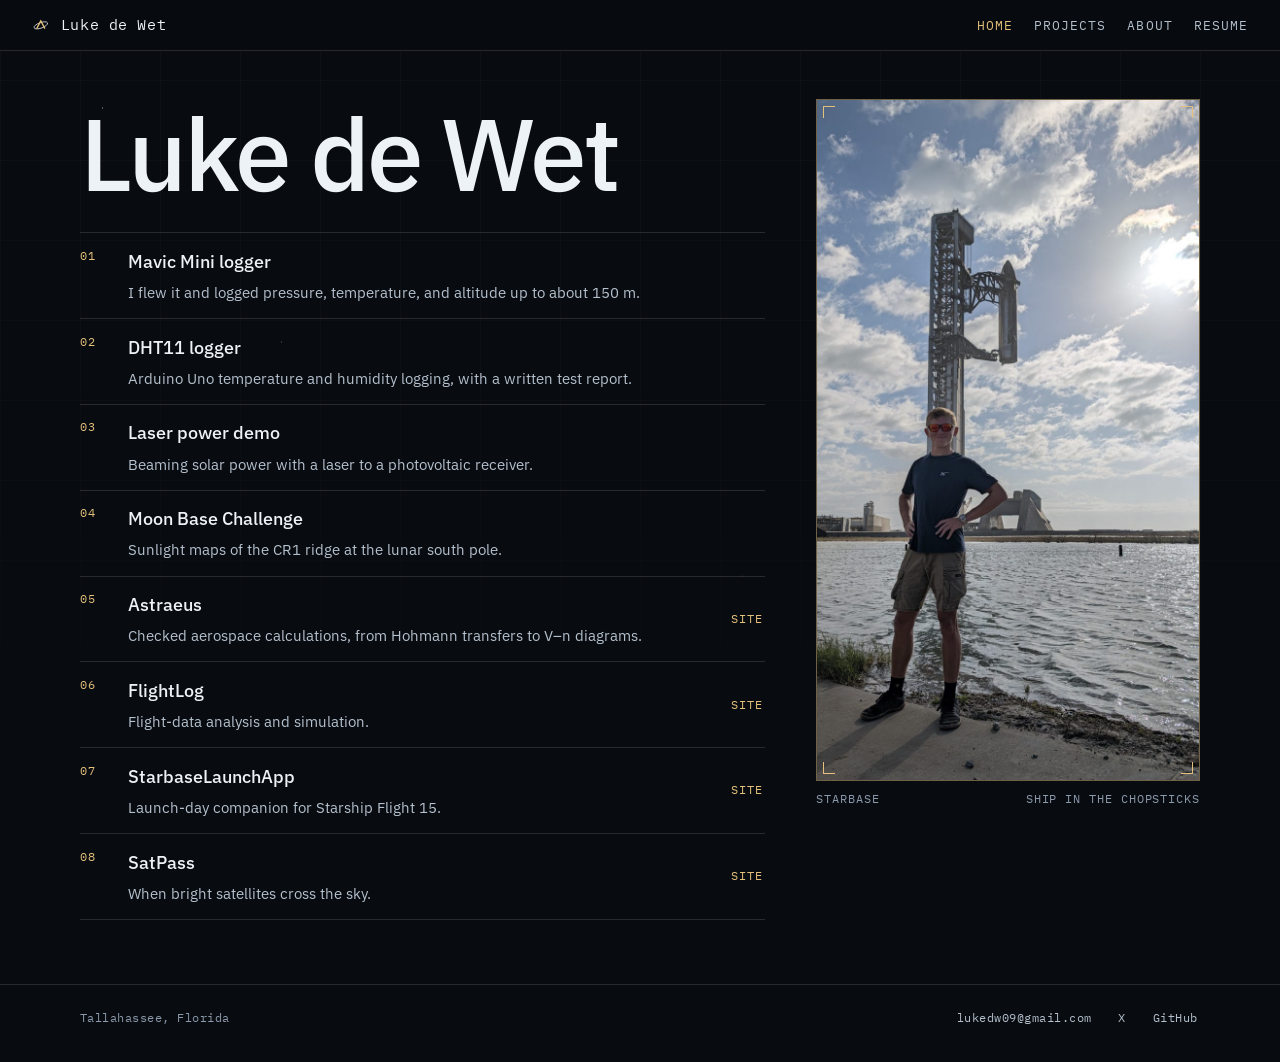
<file: index.html>
<!DOCTYPE html>
<html lang="en">
<head>
  <meta charset="utf-8">
  <meta name="viewport" content="width=device-width, initial-scale=1">
  <title>Luke de Wet</title>
  <meta name="description" content="I'm Luke de Wet. My projects are a drone flight logger, a temperature and humidity experiment, a laser power-beaming demo, the Moon Base Challenge, aerospace calculations, flight data, Starbase, and satellite passes.">
  <link rel="canonical" href="https://lukedw09.com/">
  <meta property="og:site_name" content="Luke de Wet">
  <meta property="og:type" content="website">
  <meta property="og:title" content="Luke de Wet">
  <meta property="og:description" content="I'm Luke de Wet. My projects are a drone flight logger, a temperature and humidity experiment, a laser power-beaming demo, the Moon Base Challenge, aerospace calculations, flight data, Starbase, and satellite passes.">
  <meta property="og:url" content="https://lukedw09.com/">
  <meta property="og:image" content="https://lukedw09.com/assets/hero-starbase.jpg">
  <meta property="og:image:alt" content="Luke standing at Starbase in front of the launch tower, with Ship held in the chopsticks.">
  <meta property="og:image:type" content="image/jpeg">
  <meta property="og:image:width" content="788">
  <meta property="og:image:height" content="1400">
  <meta name="twitter:card" content="summary_large_image">
  <meta name="twitter:title" content="Luke de Wet">
  <meta name="twitter:description" content="I'm Luke de Wet. My projects are a drone flight logger, a temperature and humidity experiment, a laser power-beaming demo, the Moon Base Challenge, aerospace calculations, flight data, Starbase, and satellite passes.">
  <meta name="twitter:image" content="https://lukedw09.com/assets/hero-starbase.jpg">
  <meta name="twitter:image:alt" content="Luke standing at Starbase in front of the launch tower, with Ship held in the chopsticks.">
  <link rel="icon" href="/favicon.svg" type="image/svg+xml">
  <link rel="stylesheet" href="/css/site.css">
</head>
<body>
  <a class="skip" href="#content">Skip to content</a>
  <header class="site-header">
    <a class="brand" href="/"><svg class="brand-mark" viewBox="0 0 32 32" aria-hidden="true"><ellipse cx="16" cy="17" rx="13" ry="5" fill="none" stroke="#edf2f6" stroke-width="1.3" transform="rotate(-20 16 17)"/><path d="M8.5 23L16 9l7.5 14" fill="none" stroke="#e4c07a" stroke-width="2.4"/></svg> Luke de Wet</a>
    <button class="nav-button" type="button" aria-expanded="false" aria-controls="site-nav"><span class="nav-label">Menu</span></button>
    <nav class="site-nav" id="site-nav" aria-label="Primary">
      <a href="/" aria-current="page">Home</a>
      <a href="/projects/">Projects</a>
      <a href="/about/">About</a>
      <a href="/resume/">Resume</a>
    </nav>
  </header>
  <main id="content">
    <div class="wrap hero">
      <div class="hero-copy">
        <h1>Luke de Wet</h1>
        <ol class="project-index">
          <li>
            <a class="row-link" href="/projects/#mavic">
              <span class="idx">01</span>
              <span class="name">Mavic Mini logger</span>
              <span class="blurb">I flew it and logged pressure, temperature, and altitude up to about 150 m.</span>
            </a>
          </li>
          <li>
            <a class="row-link" href="/projects/#dht11">
              <span class="idx">02</span>
              <span class="name">DHT11 logger</span>
              <span class="blurb">Arduino Uno temperature and humidity logging, with a written test report.</span>
            </a>
          </li>
          <li>
            <a class="row-link" href="/projects/#laser">
              <span class="idx">03</span>
              <span class="name">Laser power demo</span>
              <span class="blurb">Beaming solar power with a laser to a photovoltaic receiver.</span>
            </a>
          </li>
          <li>
            <a class="row-link" href="/projects/#moonbase">
              <span class="idx">04</span>
              <span class="name">Moon Base Challenge</span>
              <span class="blurb">Sunlight maps of the CR1 ridge at the lunar south pole.</span>
            </a>
          </li>
          <li>
            <a class="row-link" href="/projects/#astraeus">
              <span class="idx">05</span>
              <span class="name">Astraeus</span>
              <span class="blurb">Checked aerospace calculations, from Hohmann transfers to V–n diagrams.</span>
            </a>
            <a class="ext-link" href="https://astraeus.de-wet.com" aria-label="Astraeus site">Site</a>
          </li>
          <li>
            <a class="row-link" href="/projects/#flightlog">
              <span class="idx">06</span>
              <span class="name">FlightLog</span>
              <span class="blurb">Flight-data analysis and simulation.</span>
            </a>
            <a class="ext-link" href="https://flightlog.lukedw09.com" aria-label="FlightLog site">Site</a>
          </li>
          <li>
            <a class="row-link" href="/projects/#starbase">
              <span class="idx">07</span>
              <span class="name">StarbaseLaunchApp</span>
              <span class="blurb">Launch-day companion for Starship Flight 15.</span>
            </a>
            <a class="ext-link" href="https://starbaselaunchapp.lukedw09.com/" aria-label="StarbaseLaunchApp site">Site</a>
          </li>
          <li>
            <a class="row-link" href="/projects/#satpass">
              <span class="idx">08</span>
              <span class="name">SatPass</span>
              <span class="blurb">When bright satellites cross the sky.</span>
            </a>
            <a class="ext-link" href="https://satpass.lukedw09.com/" aria-label="SatPass site">Site</a>
          </li>
        </ol>
      </div>
      <figure class="portrait">
        <div class="portrait-frame">
          <img src="/assets/hero-starbase.jpg" width="788" height="1400" alt="Luke standing at Starbase in front of the launch tower, with Ship held in the chopsticks.">
          <span class="corner corner-tl" aria-hidden="true"></span>
          <span class="corner corner-tr" aria-hidden="true"></span>
          <span class="corner corner-bl" aria-hidden="true"></span>
          <span class="corner corner-br" aria-hidden="true"></span>
        </div>
        <figcaption>
          <span>Starbase</span>
          <span>Ship in the chopsticks</span>
        </figcaption>
      </figure>
    </div>
  </main>
  <footer class="site-footer">
    <div class="wrap">
      <span>Tallahassee, Florida</span>
      <nav aria-label="Contact">
        <a href="mailto:lukedw09@gmail.com">lukedw09@gmail.com</a>
        <a href="https://x.com/lukedw09">X</a>
        <a href="https://github.com/Lukedw09">GitHub</a>
      </nav>
    </div>
  </footer>
  <script src="/js/nav.js"></script>
</body>
</html>
</file>
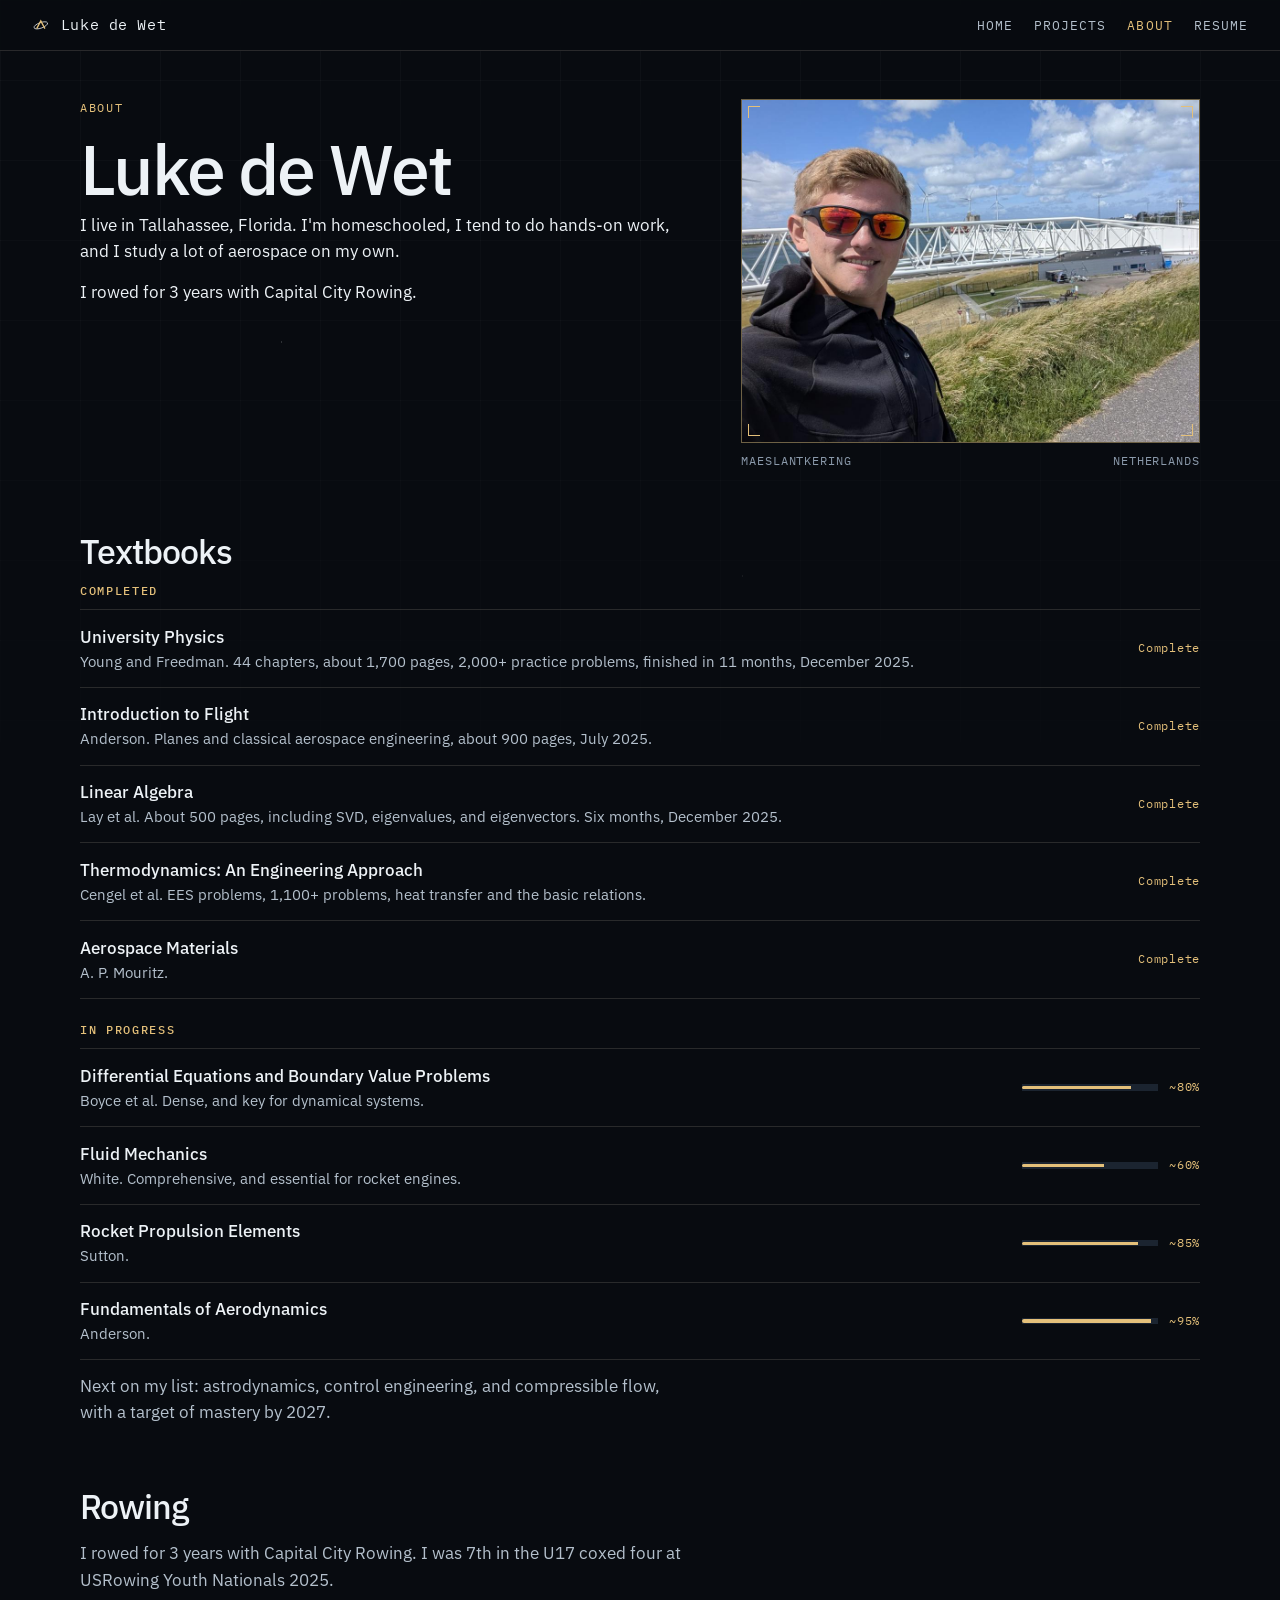
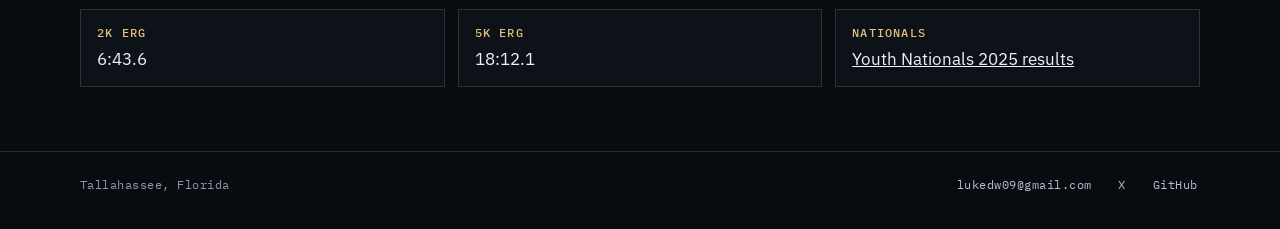
<file: about/index.html>
<!DOCTYPE html>
<html lang="en">
<head>
  <meta charset="utf-8">
  <meta name="viewport" content="width=device-width, initial-scale=1">
  <title>About · Luke de Wet</title>
  <meta name="description" content="I'm homeschooled in Tallahassee. I tend to do hands-on work, and I study a lot of aerospace on my own. I rowed for 3 years with Capital City Rowing.">
  <link rel="canonical" href="https://lukedw09.com/about/">
  <meta property="og:site_name" content="Luke de Wet">
  <meta property="og:type" content="website">
  <meta property="og:title" content="About · Luke de Wet">
  <meta property="og:description" content="I'm homeschooled in Tallahassee. I tend to do hands-on work, and I study a lot of aerospace on my own. I rowed for 3 years with Capital City Rowing.">
  <meta property="og:url" content="https://lukedw09.com/about/">
  <meta property="og:image" content="https://lukedw09.com/assets/hero-starbase.jpg">
  <meta property="og:image:alt" content="Luke standing at Starbase in front of the launch tower, with Ship held in the chopsticks.">
  <meta property="og:image:type" content="image/jpeg">
  <meta property="og:image:width" content="788">
  <meta property="og:image:height" content="1400">
  <meta name="twitter:card" content="summary_large_image">
  <meta name="twitter:title" content="About · Luke de Wet">
  <meta name="twitter:description" content="I'm homeschooled in Tallahassee. I tend to do hands-on work, and I study a lot of aerospace on my own. I rowed for 3 years with Capital City Rowing.">
  <meta name="twitter:image" content="https://lukedw09.com/assets/hero-starbase.jpg">
  <meta name="twitter:image:alt" content="Luke standing at Starbase in front of the launch tower, with Ship held in the chopsticks.">
  <link rel="icon" href="/favicon.svg" type="image/svg+xml">
  <link rel="stylesheet" href="/css/site.css">
</head>
<body>
  <a class="skip" href="#content">Skip to content</a>
  <header class="site-header">
    <a class="brand" href="/"><svg class="brand-mark" viewBox="0 0 32 32" aria-hidden="true"><ellipse cx="16" cy="17" rx="13" ry="5" fill="none" stroke="#edf2f6" stroke-width="1.3" transform="rotate(-20 16 17)"/><path d="M8.5 23L16 9l7.5 14" fill="none" stroke="#e4c07a" stroke-width="2.4"/></svg> Luke de Wet</a>
    <button class="nav-button" type="button" aria-expanded="false" aria-controls="site-nav"><span class="nav-label">Menu</span></button>
    <nav class="site-nav" id="site-nav" aria-label="Primary">
      <a href="/">Home</a>
      <a href="/projects/">Projects</a>
      <a href="/about/" aria-current="page">About</a>
      <a href="/resume/">Resume</a>
    </nav>
  </header>
  <main id="content">
    <div class="wrap">
      <div class="about-grid">
        <div class="prose">
          <p class="kicker">About</p>
          <h1 class="page-title">Luke de Wet</h1>
          <p>I live in Tallahassee, Florida. I'm homeschooled, I tend to do hands-on work, and I study a lot of aerospace on my own.</p>
          <p>I rowed for 3 years with Capital City Rowing.</p>
        </div>
        <figure class="portrait">
          <div class="portrait-frame landscape-frame">
            <img src="/assets/about-netherlands.jpg" width="1000" height="750" alt="Luke at the Maeslantkering storm barrier in the Netherlands.">
            <span class="corner corner-tl" aria-hidden="true"></span>
            <span class="corner corner-tr" aria-hidden="true"></span>
            <span class="corner corner-bl" aria-hidden="true"></span>
            <span class="corner corner-br" aria-hidden="true"></span>
          </div>
          <figcaption>
            <span>Maeslantkering</span>
            <span>Netherlands</span>
          </figcaption>
        </figure>
      </div>

      <section class="section" aria-labelledby="books-heading">
        <h2 id="books-heading">Textbooks</h2>
        <h3 class="kicker">Completed</h3>
        <ul class="book-list">
          <li>
            <div>
              <div class="book-title">University Physics</div>
              <div class="book-meta">Young and Freedman. 44 chapters, about 1,700 pages, 2,000+ practice problems, finished in 11 months, December 2025.</div>
            </div>
            <div class="progress">Complete</div>
          </li>
          <li>
            <div>
              <div class="book-title">Introduction to Flight</div>
              <div class="book-meta">Anderson. Planes and classical aerospace engineering, about 900 pages, July 2025.</div>
            </div>
            <div class="progress">Complete</div>
          </li>
          <li>
            <div>
              <div class="book-title">Linear Algebra</div>
              <div class="book-meta">Lay et al. About 500 pages, including SVD, eigenvalues, and eigenvectors. Six months, December 2025.</div>
            </div>
            <div class="progress">Complete</div>
          </li>
          <li>
            <div>
              <div class="book-title">Thermodynamics: An Engineering Approach</div>
              <div class="book-meta">Cengel et al. EES problems, 1,100+ problems, heat transfer and the basic relations.</div>
            </div>
            <div class="progress">Complete</div>
          </li>
          <li>
            <div>
              <div class="book-title">Aerospace Materials</div>
              <div class="book-meta">A. P. Mouritz.</div>
            </div>
            <div class="progress">Complete</div>
          </li>
        </ul>
        <h3 class="kicker kicker-next">In progress</h3>
        <ul class="book-list">
          <li>
            <div>
              <div class="book-title">Differential Equations and Boundary Value Problems</div>
              <div class="book-meta">Boyce et al. Dense, and key for dynamical systems.</div>
            </div>
            <div class="progress">
              <meter min="0" max="100" value="80" aria-label="About 80 percent through Differential Equations and Boundary Value Problems">80%</meter>
              ~80%
            </div>
          </li>
          <li>
            <div>
              <div class="book-title">Fluid Mechanics</div>
              <div class="book-meta">White. Comprehensive, and essential for rocket engines.</div>
            </div>
            <div class="progress">
              <meter min="0" max="100" value="60" aria-label="About 60 percent through Fluid Mechanics">60%</meter>
              ~60%
            </div>
          </li>
          <li>
            <div>
              <div class="book-title">Rocket Propulsion Elements</div>
              <div class="book-meta">Sutton.</div>
            </div>
            <div class="progress">
              <meter min="0" max="100" value="85" aria-label="About 85 percent through Rocket Propulsion Elements">85%</meter>
              ~85%
            </div>
          </li>
          <li>
            <div>
              <div class="book-title">Fundamentals of Aerodynamics</div>
              <div class="book-meta">Anderson.</div>
            </div>
            <div class="progress">
              <meter min="0" max="100" value="95" aria-label="About 95 percent through Fundamentals of Aerodynamics">95%</meter>
              ~95%
            </div>
          </li>
        </ul>
        <p class="lede">Next on my list: astrodynamics, control engineering, and compressible flow, with a target of mastery by 2027.</p>
      </section>

      <section class="section" aria-labelledby="rowing-heading">
        <h2 id="rowing-heading">Rowing</h2>
        <p class="lede">I rowed for 3 years with Capital City Rowing. I was 7th in the U17 coxed four at USRowing Youth Nationals 2025.</p>
        <div class="stat-row">
          <div class="stat">
            <b>2K erg</b>
            6:43.6
          </div>
          <div class="stat">
            <b>5K erg</b>
            18:12.1
          </div>
          <div class="stat">
            <b>Nationals</b>
            <a href="https://www.regattacentral.com/regatta/results2/eventResults.jsp?job_id=9400&amp;event_id=26">Youth Nationals 2025 results</a>
          </div>
        </div>
      </section>
    </div>
  </main>
  <footer class="site-footer">
    <div class="wrap">
      <span>Tallahassee, Florida</span>
      <nav aria-label="Contact">
        <a href="mailto:lukedw09@gmail.com">lukedw09@gmail.com</a>
        <a href="https://x.com/lukedw09">X</a>
        <a href="https://github.com/Lukedw09">GitHub</a>
      </nav>
    </div>
  </footer>
  <script src="/js/nav.js"></script>
</body>
</html>
</file>
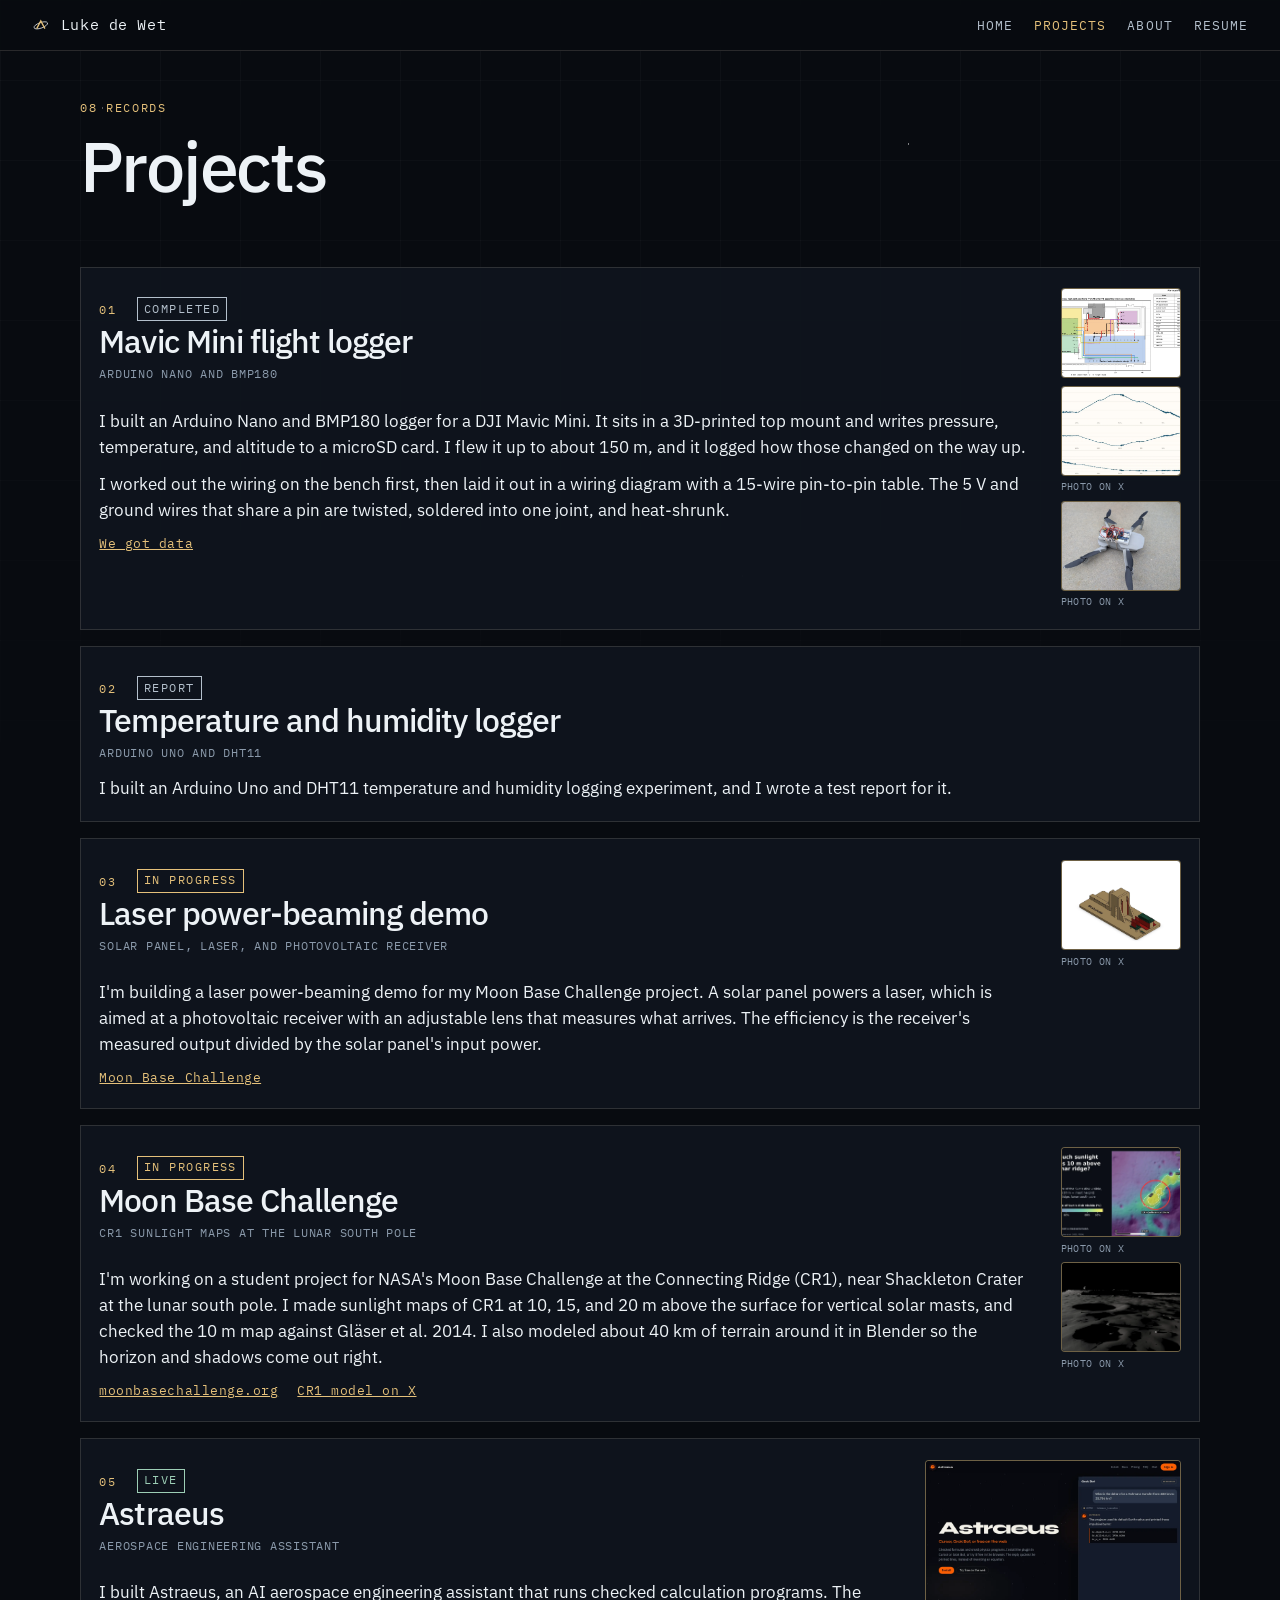
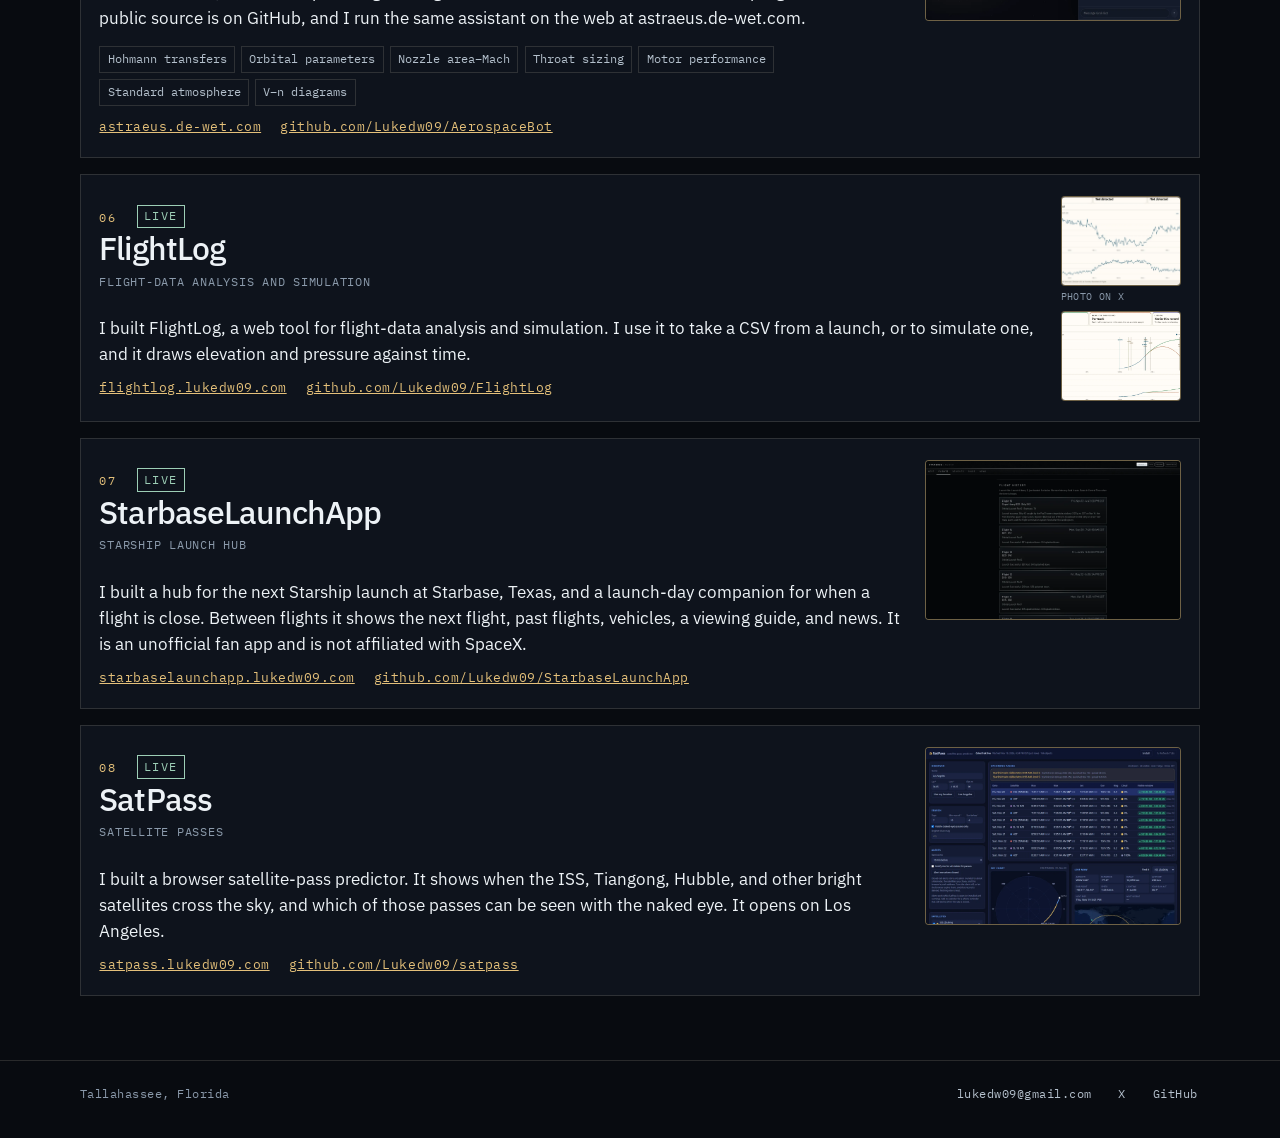
<file: projects/index.html>
<!DOCTYPE html>
<html lang="en">
<head>
  <meta charset="utf-8">
  <meta name="viewport" content="width=device-width, initial-scale=1">
  <title>Projects · Luke de Wet</title>
  <meta name="description" content="I built a Mavic Mini flight logger, a DHT11 logging experiment, a laser power-beaming demo, the Moon Base Challenge, Astraeus, FlightLog, StarbaseLaunchApp, and SatPass.">
  <link rel="canonical" href="https://lukedw09.com/projects/">
  <meta property="og:site_name" content="Luke de Wet">
  <meta property="og:type" content="website">
  <meta property="og:title" content="Projects · Luke de Wet">
  <meta property="og:description" content="I built a Mavic Mini flight logger, a DHT11 logging experiment, a laser power-beaming demo, the Moon Base Challenge, Astraeus, FlightLog, StarbaseLaunchApp, and SatPass.">
  <meta property="og:url" content="https://lukedw09.com/projects/">
  <meta property="og:image" content="https://lukedw09.com/assets/hero-starbase.jpg">
  <meta property="og:image:alt" content="Luke standing at Starbase in front of the launch tower, with Ship held in the chopsticks.">
  <meta property="og:image:type" content="image/jpeg">
  <meta property="og:image:width" content="788">
  <meta property="og:image:height" content="1400">
  <meta name="twitter:card" content="summary_large_image">
  <meta name="twitter:title" content="Projects · Luke de Wet">
  <meta name="twitter:description" content="I built a Mavic Mini flight logger, a DHT11 logging experiment, a laser power-beaming demo, the Moon Base Challenge, Astraeus, FlightLog, StarbaseLaunchApp, and SatPass.">
  <meta name="twitter:image" content="https://lukedw09.com/assets/hero-starbase.jpg">
  <meta name="twitter:image:alt" content="Luke standing at Starbase in front of the launch tower, with Ship held in the chopsticks.">
  <link rel="icon" href="/favicon.svg" type="image/svg+xml">
  <link rel="stylesheet" href="/css/site.css">
</head>
<body>
  <a class="skip" href="#content">Skip to content</a>
  <header class="site-header">
    <a class="brand" href="/"><svg class="brand-mark" viewBox="0 0 32 32" aria-hidden="true"><ellipse cx="16" cy="17" rx="13" ry="5" fill="none" stroke="#edf2f6" stroke-width="1.3" transform="rotate(-20 16 17)"/><path d="M8.5 23L16 9l7.5 14" fill="none" stroke="#e4c07a" stroke-width="2.4"/></svg> Luke de Wet</a>
    <button class="nav-button" type="button" aria-expanded="false" aria-controls="site-nav"><span class="nav-label">Menu</span></button>
    <nav class="site-nav" id="site-nav" aria-label="Primary">
      <a href="/">Home</a>
      <a href="/projects/" aria-current="page">Projects</a>
      <a href="/about/">About</a>
      <a href="/resume/">Resume</a>
    </nav>
  </header>
  <main id="content">
    <div class="wrap">
      <p class="kicker">08 records</p>
      <h1 class="page-title">Projects</h1>
      <div class="stack section">
        <article class="project" id="mavic">
          <p class="kicker">01 <span class="status status-done">Completed</span></p>
          <h2>Mavic Mini flight logger</h2>
          <p class="aka">Arduino Nano and BMP180</p>
          <div class="project-shots">
            <figure class="shot-figure">
              <button type="button" class="shot" aria-haspopup="dialog">
                <img src="/assets/projects/mavic-wiring-1.webp" width="1600" height="682" alt="RevF3 wiring diagram for the Mavic Mini logger: top view of the mount with the Nano, microSD board, boost converter, switch, battery and BMP180, and a 15-wire pin-to-pin table." loading="lazy" decoding="async">
                <span class="shot-zoom">Enlarge</span>
              </button>
            </figure>
            <figure class="shot-figure">
              <button type="button" class="shot" aria-haspopup="dialog">
                <img src="/assets/projects/mavic-1.webp" width="1400" height="667" alt="Charts of altitude, pressure, and temperature from the Mavic Mini logger, with altitude rising to near 150 m." loading="lazy" decoding="async">
                <span class="shot-zoom">Enlarge</span>
              </button>
              <figcaption><a href="https://x.com/i/status/2123769336330650089">Photo on X</a></figcaption>
            </figure>
            <figure class="shot-figure">
              <button type="button" class="shot" aria-haspopup="dialog">
                <img src="/assets/projects/mavic-2.webp" width="1440" height="1084" alt="DJI Mavic Mini on concrete with the white 3D-printed logger mount held on top by rubber bands." loading="lazy" decoding="async">
                <span class="shot-zoom">Enlarge</span>
              </button>
              <figcaption><a href="https://x.com/i/status/2123769336330650089">Photo on X</a></figcaption>
            </figure>
          </div>
          <!-- TODO: solder close-ups -->
          <p>I built an Arduino Nano and BMP180 logger for a DJI Mavic Mini. It sits in a 3D-printed top mount and writes pressure, temperature, and altitude to a microSD card. I flew it up to about 150 m, and it logged how those changed on the way up.</p>
          <p>I worked out the wiring on the bench first, then laid it out in a wiring diagram with a 15-wire pin-to-pin table. The 5 V and ground wires that share a pin are twisted, soldered into one joint, and heat-shrunk.</p>
          <p class="link-row">
            <a href="https://x.com/lukedw09/status/2123766388997394456">We got data</a>
          </p>
        </article>

        <article class="project" id="dht11">
          <p class="kicker">02 <span class="status status-done">Report</span></p>
          <h2>Temperature and humidity logger</h2>
          <p class="aka">Arduino Uno and DHT11</p>
          <p>I built an Arduino Uno and DHT11 temperature and humidity logging experiment, and I wrote a test report for it.</p>
        </article>

        <article class="project" id="laser">
          <p class="kicker">03 <span class="status status-work">In progress</span></p>
          <h2>Laser power-beaming demo</h2>
          <p class="aka">Solar panel, laser, and photovoltaic receiver</p>
          <div class="project-shots">
            <figure class="shot-figure">
              <button type="button" class="shot" aria-haspopup="dialog">
                <img src="/assets/projects/laser-1.webp" width="1440" height="980" alt="CAD render of the laser power-beaming demo: an adjustable solar panel and laser on one mount, aimed at a receiver mount with an adjustable lens." loading="lazy" decoding="async">
                <span class="shot-zoom">Enlarge</span>
              </button>
              <figcaption><a href="https://x.com/lukedw09/status/2122665166974173258">Photo on X</a></figcaption>
            </figure>
          </div>
          <p>I'm building a laser power-beaming demo for my Moon Base Challenge project. A solar panel powers a laser, which is aimed at a photovoltaic receiver with an adjustable lens that measures what arrives. The efficiency is the receiver's measured output divided by the solar panel's input power.</p>
          <p class="link-row">
            <a href="#moonbase">Moon Base Challenge</a>
          </p>
        </article>

        <article class="project" id="moonbase">
          <p class="kicker">04 <span class="status status-work">In progress</span></p>
          <h2>Moon Base Challenge</h2>
          <p class="aka">CR1 sunlight maps at the lunar south pole</p>
          <div class="project-shots">
            <figure class="shot-figure">
              <button type="button" class="shot" aria-haspopup="dialog">
                <img src="/assets/projects/moonbase-1.webp" width="1440" height="759" alt="Heat map of the Connecting Ridge at the lunar south pole showing how much of the Sun's disk is visible 10 m above the surface from 2025 to 2044, with a 1 km reference circle." loading="lazy" decoding="async">
                <span class="shot-zoom">Enlarge</span>
              </button>
              <figcaption><a href="https://x.com/lukedw09/status/2125206901008859617">Photo on X</a></figcaption>
            </figure>
            <figure class="shot-figure">
              <button type="button" class="shot" aria-haspopup="dialog">
                <img src="/assets/projects/moonbase-2.webp" width="1440" height="810" alt="Blender render of the lunar south pole terrain around the Connecting Ridge near Shackleton Crater." loading="lazy" decoding="async">
                <span class="shot-zoom">Enlarge</span>
              </button>
              <figcaption><a href="https://x.com/lukedw09/status/2123918866581426499">Photo on X</a></figcaption>
            </figure>
          </div>
          <p>I'm working on a student project for NASA's Moon Base Challenge at the Connecting Ridge (CR1), near Shackleton Crater at the lunar south pole. I made sunlight maps of CR1 at 10, 15, and 20 m above the surface for vertical solar masts, and checked the 10 m map against Gläser et al. 2014. I also modeled about 40 km of terrain around it in Blender so the horizon and shadows come out right.</p>
          <p class="link-row">
            <a href="https://moonbasechallenge.org">moonbasechallenge.org</a>
            <a href="https://x.com/lukedw09/status/2124982472421322779">CR1 model on X</a>
          </p>
        </article>

        <article class="project" id="astraeus">
          <p class="kicker">05 <span class="status status-live">Live</span></p>
          <h2>Astraeus</h2>
          <p class="aka">Aerospace engineering assistant</p>
          <div class="project-shots">
            <button type="button" class="shot" aria-haspopup="dialog">
              <img src="/assets/projects/astraeus-1.webp" width="1440" height="900" alt="Astraeus web chat answering a Hohmann transfer question with the printed delta-v lines from the checked program." loading="lazy" decoding="async">
              <span class="shot-zoom">Enlarge</span>
            </button>
          </div>
          <p>I built Astraeus, an AI aerospace engineering assistant that runs checked calculation programs. The public source is on GitHub, and I run the same assistant on the web at astraeus.de-wet.com.</p>
          <ul class="calcs">
            <li>Hohmann transfers</li>
            <li>Orbital parameters</li>
            <li>Nozzle area–Mach</li>
            <li>Throat sizing</li>
            <li>Motor performance</li>
            <li>Standard atmosphere</li>
            <li>V–n diagrams</li>
          </ul>
          <p class="link-row">
            <a href="https://astraeus.de-wet.com">astraeus.de-wet.com</a>
            <a href="https://github.com/Lukedw09/AerospaceBot">github.com/Lukedw09/AerospaceBot</a>
          </p>
        </article>

        <article class="project" id="flightlog">
          <p class="kicker">06 <span class="status status-live">Live</span></p>
          <h2>FlightLog</h2>
          <p class="aka">Flight-data analysis and simulation</p>
          <div class="project-shots">
            <figure class="shot-figure">
              <button type="button" class="shot" aria-haspopup="dialog">
                <img src="/assets/projects/flightlog-1.webp" width="1400" height="730" alt="FlightLog charts of altitude and pressure against time from an Arduino CSV recorded while walking down a hill." loading="lazy" decoding="async">
                <span class="shot-zoom">Enlarge</span>
              </button>
              <figcaption><a href="https://x.com/i/status/2119782583668248933">Photo on X</a></figcaption>
            </figure>
            <figure class="shot-figure">
              <button type="button" class="shot" aria-haspopup="dialog">
                <img src="/assets/projects/flightlog-3.webp" width="1440" height="656" alt="FlightLog analyzing a practice webcast file, with altitude and speed charts and mission markers." loading="lazy" decoding="async">
                <span class="shot-zoom">Enlarge</span>
              </button>
            </figure>
          </div>
          <p>I built FlightLog, a web tool for flight-data analysis and simulation. I use it to take a CSV from a launch, or to simulate one, and it draws elevation and pressure against time.</p>
          <p class="link-row">
            <a href="https://flightlog.lukedw09.com">flightlog.lukedw09.com</a>
            <a href="https://github.com/Lukedw09/FlightLog">github.com/Lukedw09/FlightLog</a>
          </p>
        </article>

        <article class="project" id="starbase">
          <p class="kicker">07 <span class="status status-live">Live</span></p>
          <h2>StarbaseLaunchApp</h2>
          <p class="aka">Starship launch hub</p>
          <div class="project-shots">
            <button type="button" class="shot" aria-haspopup="dialog">
              <img src="/assets/projects/starbaselaunchapp-1.webp" width="1440" height="900" alt="StarbaseLaunchApp flight history listing Flight 15 with the Ship 42 catch and earlier flights." loading="lazy" decoding="async">
              <span class="shot-zoom">Enlarge</span>
            </button>
          </div>
          <p>I built a hub for the next Starship launch at Starbase, Texas, and a launch-day companion for when a flight is close. Between flights it shows the next flight, past flights, vehicles, a viewing guide, and news. It is an unofficial fan app and is not affiliated with SpaceX.</p>
          <p class="link-row">
            <a href="https://starbaselaunchapp.lukedw09.com/">starbaselaunchapp.lukedw09.com</a>
            <a href="https://github.com/Lukedw09/StarbaseLaunchApp">github.com/Lukedw09/StarbaseLaunchApp</a>
          </p>
        </article>

        <article class="project" id="satpass">
          <p class="kicker">08 <span class="status status-live">Live</span></p>
          <h2>SatPass</h2>
          <p class="aka">Satellite passes</p>
          <div class="project-shots">
            <button type="button" class="shot" aria-haspopup="dialog">
              <img src="/assets/projects/satpass-1.webp" width="1440" height="1000" alt="SatPass listing upcoming visible ISS, Tiangong and Hubble passes with a sky chart and live position." loading="lazy" decoding="async">
              <span class="shot-zoom">Enlarge</span>
            </button>
          </div>
          <p>I built a browser satellite-pass predictor. It shows when the ISS, Tiangong, Hubble, and other bright satellites cross the sky, and which of those passes can be seen with the naked eye. It opens on Los Angeles.</p>
          <p class="link-row">
            <a href="https://satpass.lukedw09.com/">satpass.lukedw09.com</a>
            <a href="https://github.com/Lukedw09/satpass">github.com/Lukedw09/satpass</a>
          </p>
        </article>
      </div>
    </div>
  </main>
  <footer class="site-footer">
    <div class="wrap">
      <span>Tallahassee, Florida</span>
      <nav aria-label="Contact">
        <a href="mailto:lukedw09@gmail.com">lukedw09@gmail.com</a>
        <a href="https://x.com/lukedw09">X</a>
        <a href="https://github.com/Lukedw09">GitHub</a>
      </nav>
    </div>
  </footer>
  <dialog class="shot-dialog" id="shot-dialog" aria-label="Enlarged project image">
    <button type="button" class="shot-close">Close</button>
    <img alt="" width="1440" height="900">
  </dialog>
  <script src="/js/nav.js"></script>
  <script src="/js/shots.js"></script>
</body>
</html>
</file>
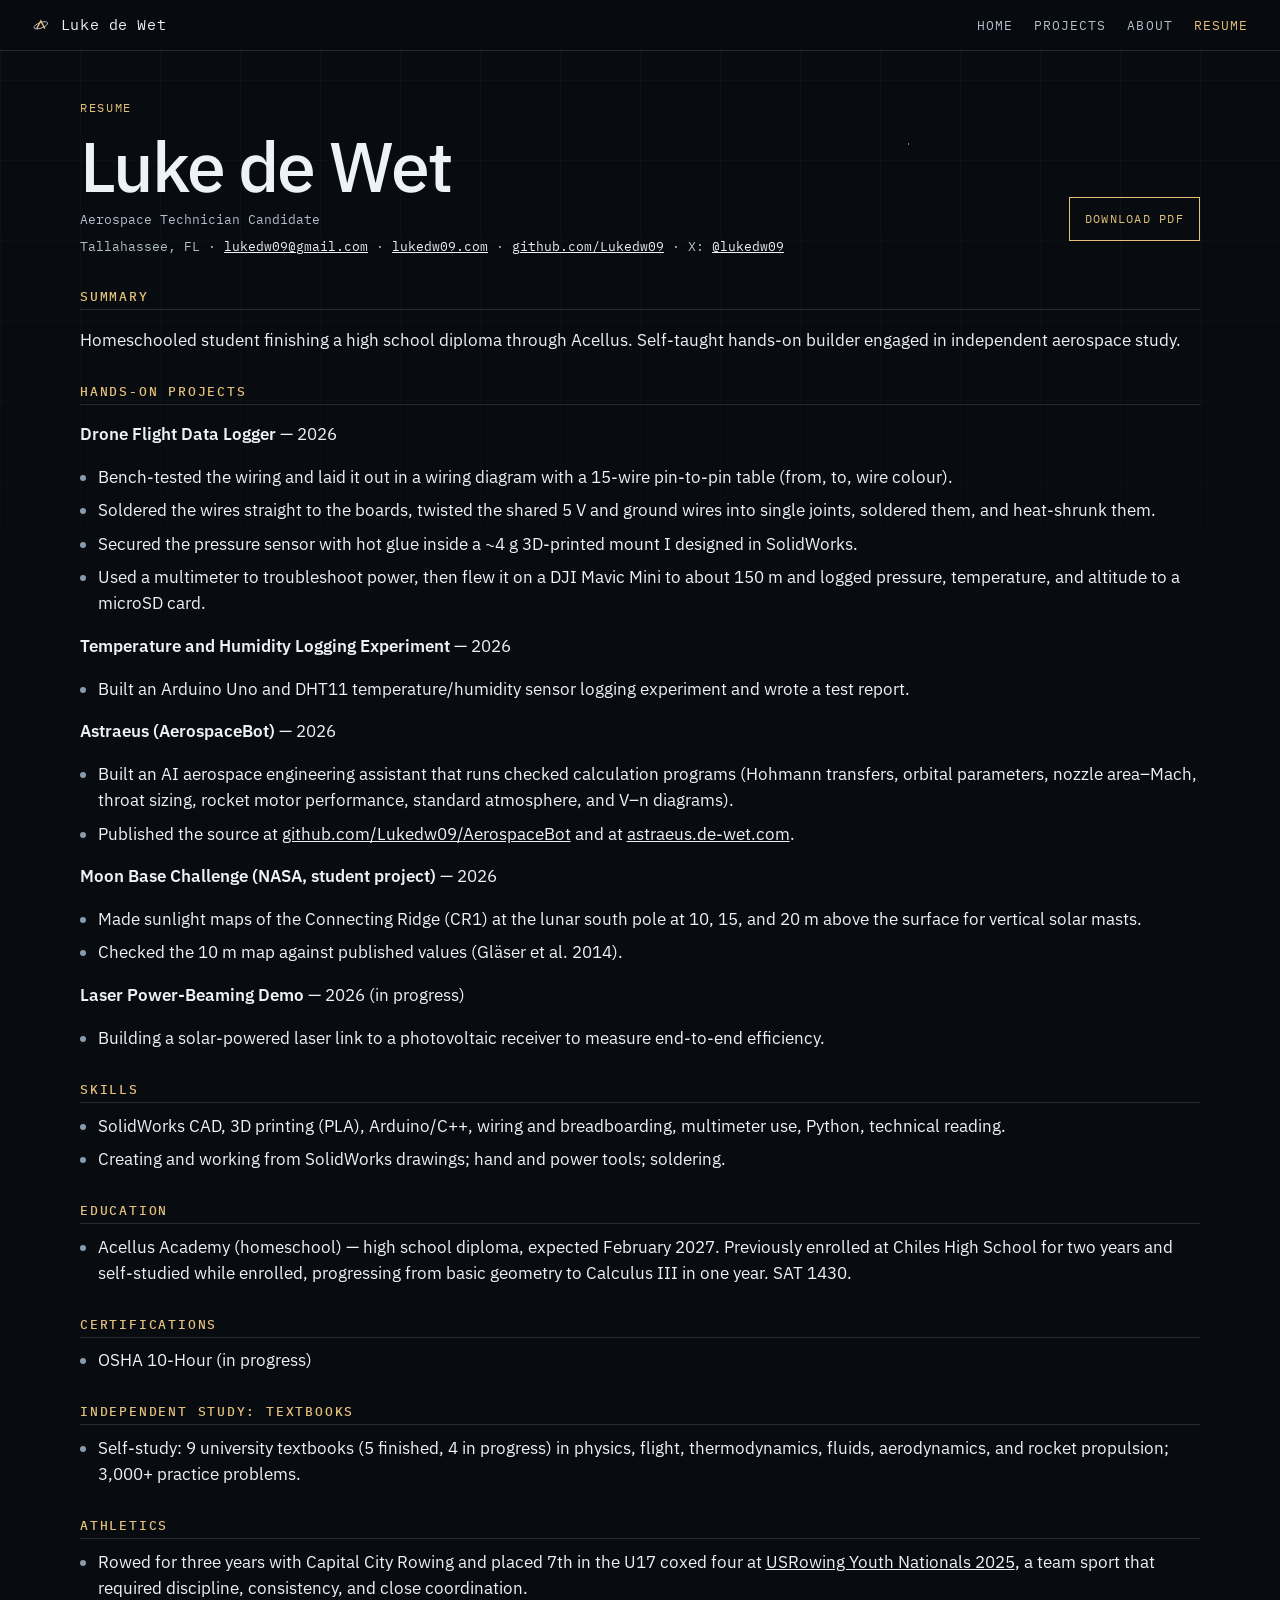
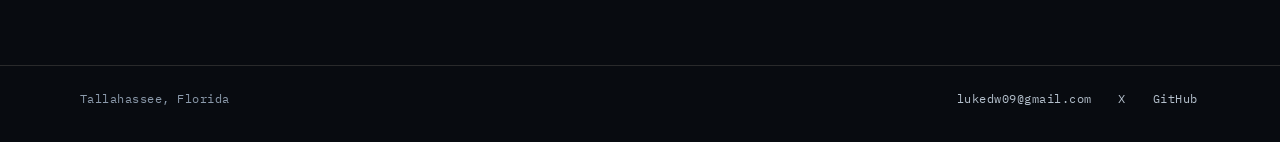
<file: resume/index.html>
<!DOCTYPE html>
<html lang="en">
<head>
  <meta charset="utf-8">
  <meta name="viewport" content="width=device-width, initial-scale=1">
  <title>Resume · Luke de Wet</title>
  <meta name="description" content="Aerospace technician candidate in Tallahassee. Hands-on builds, skills, education, and independent study.">
  <link rel="canonical" href="https://lukedw09.com/resume/">
  <meta property="og:site_name" content="Luke de Wet">
  <meta property="og:type" content="website">
  <meta property="og:title" content="Resume · Luke de Wet">
  <meta property="og:description" content="Aerospace technician candidate in Tallahassee. Hands-on builds, skills, education, and independent study.">
  <meta property="og:url" content="https://lukedw09.com/resume/">
  <meta property="og:image" content="https://lukedw09.com/assets/hero-starbase.jpg">
  <meta property="og:image:alt" content="Luke standing at Starbase in front of the launch tower, with Ship held in the chopsticks.">
  <meta property="og:image:type" content="image/jpeg">
  <meta property="og:image:width" content="788">
  <meta property="og:image:height" content="1400">
  <meta name="twitter:card" content="summary_large_image">
  <meta name="twitter:title" content="Resume · Luke de Wet">
  <meta name="twitter:description" content="Aerospace technician candidate in Tallahassee. Hands-on builds, skills, education, and independent study.">
  <meta name="twitter:image" content="https://lukedw09.com/assets/hero-starbase.jpg">
  <meta name="twitter:image:alt" content="Luke standing at Starbase in front of the launch tower, with Ship held in the chopsticks.">
  <link rel="icon" href="/favicon.svg" type="image/svg+xml">
  <link rel="stylesheet" href="/css/site.css">
</head>
<body>
  <a class="skip" href="#content">Skip to content</a>
  <header class="site-header">
    <a class="brand" href="/"><svg class="brand-mark" viewBox="0 0 32 32" aria-hidden="true"><ellipse cx="16" cy="17" rx="13" ry="5" fill="none" stroke="#edf2f6" stroke-width="1.3" transform="rotate(-20 16 17)"/><path d="M8.5 23L16 9l7.5 14" fill="none" stroke="#e4c07a" stroke-width="2.4"/></svg> Luke de Wet</a>
    <button class="nav-button" type="button" aria-expanded="false" aria-controls="site-nav"><span class="nav-label">Menu</span></button>
    <nav class="site-nav" id="site-nav" aria-label="Primary">
      <a href="/">Home</a>
      <a href="/projects/">Projects</a>
      <a href="/about/">About</a>
      <a href="/resume/" aria-current="page">Resume</a>
    </nav>
  </header>
  <main id="content">
    <div class="wrap">
      <div class="resume-head">
        <div>
          <p class="kicker">Resume</p>
          <h1 class="page-title">Luke de Wet</h1>
          <p class="contact-line">Aerospace Technician Candidate</p>
          <p class="contact-line">Tallahassee, FL · <a href="mailto:lukedw09@gmail.com">lukedw09@gmail.com</a> · <a href="https://lukedw09.com">lukedw09.com</a> · <a href="https://github.com/Lukedw09">github.com/Lukedw09</a> · X: <a href="https://x.com/lukedw09">@lukedw09</a></p>
        </div>
        <p><a class="button" href="/assets/Luke_de_Wet_Resume.pdf" download="Luke_de_Wet_Resume.pdf">Download PDF</a></p>
      </div>

      <section class="resume-block" aria-labelledby="summary-heading">
        <h2 id="summary-heading">Summary</h2>
        <p>Homeschooled student finishing a high school diploma through Acellus. Self-taught hands-on builder engaged in independent aerospace study.</p>
      </section>

      <section class="resume-block" aria-labelledby="projects-heading">
        <h2 id="projects-heading">Hands-on projects</h2>
        <p><strong>Drone Flight Data Logger</strong> — 2026</p>
        <ul>
          <li>Bench-tested the wiring and laid it out in a wiring diagram with a 15-wire pin-to-pin table (from, to, wire colour).</li>
          <li>Soldered the wires straight to the boards, twisted the shared 5 V and ground wires into single joints, soldered them, and heat-shrunk them.</li>
          <li>Secured the pressure sensor with hot glue inside a ~4 g 3D-printed mount I designed in SolidWorks.</li>
          <li>Used a multimeter to troubleshoot power, then flew it on a DJI Mavic Mini to about 150 m and logged pressure, temperature, and altitude to a microSD card.</li>
        </ul>
        <p><strong>Temperature and Humidity Logging Experiment</strong> — 2026</p>
        <ul>
          <li>Built an Arduino Uno and DHT11 temperature/humidity sensor logging experiment and wrote a test report.</li>
        </ul>
        <p><strong>Astraeus (AerospaceBot)</strong> — 2026</p>
        <ul>
          <li>Built an AI aerospace engineering assistant that runs checked calculation programs (Hohmann transfers, orbital parameters, nozzle area–Mach, throat sizing, rocket motor performance, standard atmosphere, and V–n diagrams).</li>
          <li>Published the source at <a href="https://github.com/Lukedw09/AerospaceBot">github.com/Lukedw09/AerospaceBot</a> and at <a href="https://astraeus.de-wet.com">astraeus.de-wet.com</a>.</li>
        </ul>
        <p><strong>Moon Base Challenge (NASA, student project)</strong> — 2026</p>
        <ul>
          <li>Made sunlight maps of the Connecting Ridge (CR1) at the lunar south pole at 10, 15, and 20 m above the surface for vertical solar masts.</li>
          <li>Checked the 10 m map against published values (Gläser et al. 2014).</li>
        </ul>
        <p><strong>Laser Power-Beaming Demo</strong> — 2026 (in progress)</p>
        <ul>
          <li>Building a solar-powered laser link to a photovoltaic receiver to measure end-to-end efficiency.</li>
        </ul>
      </section>

      <section class="resume-block" aria-labelledby="skills-heading">
        <h2 id="skills-heading">Skills</h2>
        <ul>
          <li>SolidWorks CAD, 3D printing (PLA), Arduino/C++, wiring and breadboarding, multimeter use, Python, technical reading.</li>
          <li>Creating and working from SolidWorks drawings; hand and power tools; soldering.</li>
        </ul>
      </section>

      <section class="resume-block" aria-labelledby="education-heading">
        <h2 id="education-heading">Education</h2>
        <ul>
          <li>Acellus Academy (homeschool) — high school diploma, expected February 2027. Previously enrolled at Chiles High School for two years and self-studied while enrolled, progressing from basic geometry to Calculus III in one year. SAT 1430.</li>
        </ul>
      </section>

      <section class="resume-block" aria-labelledby="certifications-heading">
        <h2 id="certifications-heading">Certifications</h2>
        <ul>
          <li>OSHA 10-Hour (in progress)</li>
        </ul>
      </section>

      <section class="resume-block" aria-labelledby="textbooks-heading">
        <h2 id="textbooks-heading">Independent Study: Textbooks</h2>
        <ul>
          <li>Self-study: 9 university textbooks (5 finished, 4 in progress) in physics, flight, thermodynamics, fluids, aerodynamics, and rocket propulsion; 3,000+ practice problems.</li>
        </ul>
      </section>

      <section class="resume-block" aria-labelledby="athletics-heading">
        <h2 id="athletics-heading">Athletics</h2>
        <ul>
          <li>Rowed for three years with Capital City Rowing and placed 7th in the U17 coxed four at <a href="https://www.regattacentral.com/regatta/results2/eventResults.jsp?job_id=9400&amp;event_id=26">USRowing Youth Nationals 2025</a>, a team sport that required discipline, consistency, and close coordination.</li>
        </ul>
      </section>
    </div>
  </main>
  <footer class="site-footer">
    <div class="wrap">
      <span>Tallahassee, Florida</span>
      <nav aria-label="Contact">
        <a href="mailto:lukedw09@gmail.com">lukedw09@gmail.com</a>
        <a href="https://x.com/lukedw09">X</a>
        <a href="https://github.com/Lukedw09">GitHub</a>
      </nav>
    </div>
  </footer>
  <script src="/js/nav.js"></script>
</body>
</html>
</file>
<file: css/site.css>
@font-face {
  font-family: "IBM Plex Sans";
  font-style: normal;
  font-weight: 400;
  font-display: swap;
  src: url("/fonts/ibm-plex-sans-400.woff2") format("woff2");
}

@font-face {
  font-family: "IBM Plex Sans";
  font-style: normal;
  font-weight: 500;
  font-display: swap;
  src: url("/fonts/ibm-plex-sans-500.woff2") format("woff2");
}

@font-face {
  font-family: "IBM Plex Sans";
  font-style: normal;
  font-weight: 600;
  font-display: swap;
  src: url("/fonts/ibm-plex-sans-600.woff2") format("woff2");
}

@font-face {
  font-family: "IBM Plex Mono";
  font-style: normal;
  font-weight: 400;
  font-display: swap;
  src: url("/fonts/ibm-plex-mono-400.woff2") format("woff2");
}

@font-face {
  font-family: "IBM Plex Mono";
  font-style: normal;
  font-weight: 500;
  font-display: swap;
  src: url("/fonts/ibm-plex-mono-500.woff2") format("woff2");
}

:root {
  --bg: #080b10;
  --bg-raise: #10161f;
  --line: rgba(214, 206, 186, 0.16);
  --line-strong: rgba(228, 192, 122, 0.45);
  --text: #edf2f6;
  --muted: #b4c0cc;
  --dim: #8b9aab;
  --amber: #e4c07a;
  --amber-ink: #1a1408;
  --live: #9dceb6;
  --sans: "IBM Plex Sans", "Segoe UI", sans-serif;
  --mono: "IBM Plex Mono", ui-monospace, "Cascadia Mono", "SFMono-Regular", Menlo, Consolas, monospace;
  --pad: clamp(1.1rem, 3vw, 2rem);
  --max: 1120px;
  color-scheme: dark;
}

*,
*::before,
*::after {
  box-sizing: border-box;
}

html {
  scroll-behavior: smooth;
}

body {
  margin: 0;
  min-height: 100vh;
  background: var(--bg);
  color: var(--text);
  font-family: var(--sans);
  font-size: 1.05rem;
  line-height: 1.55;
  text-rendering: optimizeLegibility;
}

body::before {
  content: "";
  position: fixed;
  inset: 0;
  pointer-events: none;
  z-index: 0;
  background-image:
    radial-gradient(1px 1px at 8% 12%, rgba(255, 255, 255, 0.7) 50%, transparent 52%),
    radial-gradient(1px 1px at 22% 38%, rgba(255, 255, 255, 0.45) 50%, transparent 52%),
    radial-gradient(1.5px 1.5px at 71% 16%, rgba(255, 255, 255, 0.55) 50%, transparent 52%),
    radial-gradient(1px 1px at 84% 42%, rgba(255, 255, 255, 0.4) 50%, transparent 52%),
    radial-gradient(1px 1px at 46% 8%, rgba(255, 255, 255, 0.35) 50%, transparent 52%),
    radial-gradient(1px 1px at 93% 72%, rgba(255, 255, 255, 0.4) 50%, transparent 52%),
    radial-gradient(1px 1px at 14% 78%, rgba(255, 255, 255, 0.3) 50%, transparent 52%),
    radial-gradient(1px 1px at 58% 64%, rgba(255, 255, 255, 0.28) 50%, transparent 52%),
    linear-gradient(rgba(255, 255, 255, 0.028) 1px, transparent 1px),
    linear-gradient(90deg, rgba(255, 255, 255, 0.028) 1px, transparent 1px);
  background-size: auto, auto, auto, auto, auto, auto, auto, auto, 80px 80px, 80px 80px;
  mask-image: linear-gradient(to bottom, #000 0%, rgba(0, 0, 0, 0.55) 55%, transparent 100%);
}

body > * {
  position: relative;
  z-index: 1;
}

img {
  max-width: 100%;
  height: auto;
}

a {
  color: inherit;
}

a:hover {
  color: var(--amber);
}

:focus-visible {
  outline: 2px solid var(--amber);
  outline-offset: 3px;
}

.skip {
  position: absolute;
  left: 1rem;
  top: -4rem;
  z-index: 20;
  background: var(--amber);
  color: var(--amber-ink);
  padding: 0.5rem 0.8rem;
  text-decoration: none;
  font-family: var(--mono);
  font-size: 0.85rem;
}

.skip:focus {
  top: 0.75rem;
}

.site-header {
  position: sticky;
  top: 0;
  z-index: 5;
  display: flex;
  align-items: center;
  justify-content: space-between;
  gap: 1rem;
  padding: 0.85rem var(--pad);
  background: rgba(8, 11, 16, 0.92);
  border-bottom: 1px solid var(--line);
  backdrop-filter: blur(10px);
}

.brand {
  display: inline-flex;
  align-items: center;
  gap: 0.7rem;
  color: var(--text);
  text-decoration: none;
  font-family: var(--mono);
  font-size: 0.92rem;
  letter-spacing: 0.04em;
}

.brand:hover {
  color: var(--text);
}

.brand-mark {
  width: 1.1rem;
  height: 1.1rem;
  flex-shrink: 0;
}

.nav-button {
  display: inline-flex;
  align-items: center;
  justify-content: center;
  min-width: 44px;
  min-height: 44px;
  margin: 0;
  padding: 0 0.85rem;
  border: 1px solid var(--line-strong);
  border-radius: 0;
  background: transparent;
  color: var(--amber);
  font-family: var(--mono);
  font-size: 0.75rem;
  font-weight: 400;
  letter-spacing: 0.12em;
  line-height: 1;
  text-transform: uppercase;
  cursor: pointer;
}

.nav-button[aria-expanded="true"] {
  background: rgba(228, 192, 122, 0.12);
}

.site-nav {
  display: none;
  position: absolute;
  top: 100%;
  left: 0;
  right: 0;
  flex-direction: column;
  padding: 0.4rem var(--pad) 0.9rem;
  background: #080b10;
  border-bottom: 1px solid var(--line);
}

.site-nav.is-open {
  display: flex;
}

.site-nav a {
  display: flex;
  align-items: center;
  min-height: 44px;
  text-decoration: none;
  font-family: var(--mono);
  font-size: 0.84rem;
  letter-spacing: 0.08em;
  text-transform: uppercase;
  color: var(--muted);
  border-top: 1px solid var(--line);
}

.site-nav a[aria-current="page"] {
  color: var(--amber);
}

.wrap {
  width: min(var(--max), calc(100% - var(--pad) * 2));
  margin: 0 auto;
}

main {
  padding: clamp(1.6rem, 4vw, 3rem) 0 4rem;
}

.kicker {
  margin: 0 0 0.7rem;
  font-family: var(--mono);
  font-size: 0.75rem;
  letter-spacing: 0.14em;
  text-transform: uppercase;
  color: var(--amber);
}

h1,
h2,
h3 {
  font-weight: 500;
  letter-spacing: -0.03em;
  line-height: 1.05;
}

h1 {
  margin: 0;
  font-size: clamp(3.4rem, 10vw, 6.4rem);
}

.page-title {
  font-size: clamp(2.6rem, 7vw, 4.4rem);
  margin-bottom: 0.4rem;
}

.lede {
  max-width: 38rem;
  margin: 0.8rem 0 0;
  color: var(--muted);
}

.hero {
  display: grid;
  gap: 1.75rem;
}

.portrait {
  margin: 0;
}

.portrait-frame {
  position: relative;
  width: 100%;
  aspect-ratio: 9 / 16;
  background: #0c1219;
  border: 1px solid var(--line-strong);
}

.hero .portrait {
  width: min(100%, 24rem);
}

.portrait-frame img {
  display: block;
  width: 100%;
  height: 100%;
  object-fit: cover;
  object-position: center top;
}

.corner {
  position: absolute;
  width: 12px;
  height: 12px;
  border: 0 solid var(--amber);
  pointer-events: none;
}

.corner-tl { top: 6px; left: 6px; border-top-width: 1px; border-left-width: 1px; }
.corner-tr { top: 6px; right: 6px; border-top-width: 1px; border-right-width: 1px; }
.corner-bl { bottom: 6px; left: 6px; border-bottom-width: 1px; border-left-width: 1px; }
.corner-br { bottom: 6px; right: 6px; border-bottom-width: 1px; border-right-width: 1px; }

figcaption {
  display: flex;
  justify-content: space-between;
  gap: 1rem;
  margin-top: 0.55rem;
  font-family: var(--mono);
  font-size: 0.72rem;
  letter-spacing: 0.08em;
  text-transform: uppercase;
  color: var(--dim);
}

.project-index {
  list-style: none;
  margin: 1.6rem 0 0;
  padding: 0;
  border-top: 1px solid var(--line);
}

.project-index li {
  display: grid;
  grid-template-columns: 1fr auto;
  align-items: stretch;
  border-bottom: 1px solid var(--line);
}

.row-link,
.ext-link {
  text-decoration: none;
}

.row-link {
  display: grid;
  grid-template-columns: 2.2rem 1fr;
  gap: 0.35rem 0.8rem;
  padding: 0.85rem 0.7rem 0.85rem 0;
  color: var(--text);
}

.row-link:hover,
.project-index li:hover .row-link {
  color: var(--text);
}

.project-index li:hover {
  background: rgba(228, 192, 122, 0.04);
}

.idx,
.ext-link {
  font-family: var(--mono);
  font-size: 0.75rem;
  letter-spacing: 0.08em;
  color: var(--amber);
}

.name {
  font-size: 1.15rem;
  font-weight: 500;
}

.blurb {
  grid-column: 2;
  color: var(--muted);
  font-size: 0.95rem;
}

.ext-link {
  align-self: center;
  padding: 0.7rem 0.15rem 0.7rem 0.8rem;
  text-transform: uppercase;
  white-space: nowrap;
}

.section {
  margin-top: clamp(2.4rem, 6vw, 4rem);
}

.section h2 {
  margin: 0 0 1rem;
  font-size: clamp(1.6rem, 3vw, 2.1rem);
}

.kicker-next {
  margin-top: 1.6rem;
}

.stack {
  display: grid;
  gap: 1rem;
}

.project {
  padding: 1.15rem 1.15rem 1.25rem;
  background: rgba(16, 22, 31, 0.86);
  border: 1px solid var(--line);
}

.project h2 {
  margin: 0.25rem 0 0.35rem;
  font-size: clamp(1.6rem, 3vw, 2rem);
}

.project .aka {
  margin: 0 0 0.8rem;
  color: var(--dim);
  font-family: var(--mono);
  font-size: 0.78rem;
  letter-spacing: 0.06em;
  text-transform: uppercase;
}

.project p {
  margin: 0.7rem 0 0;
}

.status {
  display: inline-block;
  margin-left: 0.7rem;
  padding: 0.1rem 0.4rem;
  border: 1px solid currentColor;
  letter-spacing: 0.12em;
  vertical-align: 1px;
}

.status-live { color: var(--live); }
.status-work { color: var(--amber); }
.status-done { color: var(--muted); }

.calcs {
  display: flex;
  flex-wrap: wrap;
  gap: 0.4rem;
  margin: 0.9rem 0 0;
  padding: 0;
  list-style: none;
}

.calcs li {
  padding: 0.2rem 0.45rem;
  border: 1px solid var(--line);
  font-family: var(--mono);
  font-size: 0.75rem;
  color: var(--muted);
}

.link-row {
  display: flex;
  flex-wrap: wrap;
  gap: 0.7rem 1.2rem;
  margin-top: 1rem;
  font-family: var(--mono);
  font-size: 0.8rem;
  letter-spacing: 0.04em;
}

.link-row a {
  color: var(--amber);
}

.project-shots {
  display: flex;
  flex-flow: row wrap;
  align-items: flex-start;
  gap: 0.45rem 0.55rem;
  width: max-content;
  max-width: 100%;
  margin: 0.75rem 0 0;
}

.shot-figure {
  margin: 0;
  width: 7.5rem;
}

.shot {
  display: block;
  position: relative;
  width: 7.5rem;
  aspect-ratio: 4 / 3;
  margin: 0;
  padding: 0;
  overflow: hidden;
  border: 1px solid var(--line-strong);
  border-radius: 4px;
  background: #0c1219;
  color: inherit;
  font: inherit;
  cursor: zoom-in;
}

.shot:hover {
  border-color: var(--amber);
}

.shot img {
  position: absolute;
  inset: 0;
  display: block;
  width: 100%;
  height: 100%;
  max-width: none;
  object-fit: cover;
}

.shot-zoom {
  position: absolute;
  width: 1px;
  height: 1px;
  padding: 0;
  margin: -1px;
  overflow: hidden;
  clip: rect(0, 0, 0, 0);
  white-space: nowrap;
  border: 0;
}

.shot-figure figcaption {
  display: block;
  width: 7.5rem;
  margin-top: 0.28rem;
  font-size: 0.62rem;
  letter-spacing: 0.04em;
  line-height: 1.35;
}

.shot-figure figcaption a {
  color: var(--dim);
  text-decoration: none;
}

.shot-figure figcaption a:hover {
  color: var(--amber);
}

.project-shots:has(> .shot:only-child) {
  width: min(15rem, 65%);
}

.project-shots:has(> .shot:only-child) .shot {
  width: 100%;
  height: auto;
  aspect-ratio: auto;
}

.project-shots:has(> .shot:only-child) .shot img {
  position: static;
  width: 100%;
  height: auto;
  object-fit: contain;
}

.shot-dialog {
  max-width: min(1120px, calc(100vw - 1.5rem));
  max-height: calc(100vh - 1.5rem);
  margin: auto;
  padding: 0.55rem;
  border: 1px solid var(--line-strong);
  background: #0c1219;
  color: var(--text);
  overflow: auto;
}

.shot-dialog[open] {
  display: flex;
  flex-direction: column;
  gap: 0.45rem;
}

.shot-dialog::backdrop {
  background: rgba(8, 11, 16, 0.86);
}

.shot-dialog img {
  display: block;
  width: auto;
  max-width: 100%;
  max-height: calc(100vh - 5.5rem);
  height: auto;
  object-fit: contain;
  margin: 0 auto;
}

.shot-close {
  align-self: flex-end;
  min-width: 44px;
  min-height: 44px;
  margin: 0;
  padding: 0 0.85rem;
  border: 1px solid var(--line-strong);
  background: transparent;
  color: var(--amber);
  font-family: var(--mono);
  font-size: 0.75rem;
  letter-spacing: 0.12em;
  text-transform: uppercase;
  cursor: pointer;
}

.shot-close:hover {
  background: rgba(228, 192, 122, 0.12);
}

.about-grid,
.resume-head {
  display: grid;
  gap: 1.5rem;
}

.landscape-frame {
  aspect-ratio: 4 / 3;
  width: 100%;
}

.prose p {
  margin: 0 0 0.9rem;
  max-width: 40rem;
}

.book-list {
  list-style: none;
  margin: 0;
  padding: 0;
  border-top: 1px solid var(--line);
}

.book-list li {
  display: grid;
  gap: 0.2rem 1rem;
  padding: 0.85rem 0;
  border-bottom: 1px solid var(--line);
}

.book-title {
  font-weight: 500;
}

.book-meta {
  color: var(--muted);
  font-size: 0.95rem;
}

.progress {
  display: flex;
  align-items: center;
  gap: 0.7rem;
  margin-top: 0.25rem;
  font-family: var(--mono);
  font-size: 0.75rem;
  letter-spacing: 0.06em;
  color: var(--amber);
}

meter {
  width: 8.5rem;
  height: 0.4rem;
  border: 0;
  background: #1b2430;
}

meter::-webkit-meter-bar {
  background: #1b2430;
  border: 0;
}

meter::-webkit-meter-optimum-value {
  background: var(--amber);
}

meter::-moz-meter-bar {
  background: var(--amber);
}

.stat-row {
  display: grid;
  gap: 0.8rem;
  margin-top: 1rem;
}

.stat {
  padding: 0.9rem 1rem;
  border: 1px solid var(--line);
  background: rgba(16, 22, 31, 0.7);
}

.stat b {
  display: block;
  margin-bottom: 0.2rem;
  font-family: var(--mono);
  font-weight: 500;
  font-size: 0.75rem;
  letter-spacing: 0.1em;
  text-transform: uppercase;
  color: var(--amber);
}

.resume-block {
  margin-top: 2rem;
}

.resume-block h2 {
  margin-bottom: 0.6rem;
  padding-bottom: 0.35rem;
  border-bottom: 1px solid var(--line);
  font-family: var(--mono);
  font-size: 0.8rem;
  font-weight: 500;
  letter-spacing: 0.14em;
  text-transform: uppercase;
  color: var(--amber);
}

.resume-block ul {
  margin: 0.4rem 0 0;
  padding-left: 1.1rem;
}

.resume-block li + li {
  margin-top: 0.45rem;
}

.resume-block li::marker {
  color: var(--dim);
}

.button {
  display: inline-flex;
  align-items: center;
  justify-content: center;
  min-height: 44px;
  padding: 0.55rem 0.95rem;
  border: 1px solid var(--amber);
  color: var(--amber);
  background: transparent;
  text-decoration: none;
  font-family: var(--mono);
  font-size: 0.78rem;
  letter-spacing: 0.1em;
  text-transform: uppercase;
}

.button:hover {
  background: rgba(228, 192, 122, 0.12);
  color: var(--amber);
}

.contact-line {
  margin: 0.45rem 0 0;
  color: var(--muted);
  font-family: var(--mono);
  font-size: 0.82rem;
}

.contact-line a {
  color: var(--text);
}

.site-footer {
  border-top: 1px solid var(--line);
  padding: 1.3rem var(--pad) 2rem;
}

.site-footer .wrap {
  display: flex;
  flex-wrap: wrap;
  gap: 0.6rem 1.4rem;
  align-items: center;
  justify-content: space-between;
  font-family: var(--mono);
  font-size: 0.78rem;
  letter-spacing: 0.04em;
  color: var(--dim);
}

.site-footer a {
  color: var(--muted);
  text-decoration: none;
}

.site-footer nav {
  display: flex;
  flex-wrap: wrap;
  align-items: center;
  gap: 0.4rem 1rem;
}

.site-footer nav a {
  display: inline-flex;
  align-items: center;
  justify-content: center;
  min-width: 24px;
  min-height: 24px;
  padding: 0 0.15rem;
}

@media (min-width: 760px) {
  .nav-button {
    display: none;
  }

  .site-nav {
    position: static;
    display: flex;
    flex-direction: row;
    gap: 0.2rem 1.3rem;
    padding: 0;
    background: transparent;
    border: 0;
  }

  .site-nav a {
    min-height: 0;
    border: 0;
  }

  .hero {
    grid-template-columns: minmax(0, 1.25fr) minmax(16rem, 0.7fr);
    align-items: start;
    column-gap: clamp(1.5rem, 4vw, 3.5rem);
  }

  .portrait {
    grid-column: 2;
    grid-row: 1;
  }

  .hero .portrait {
    width: min(100%, calc((100vh - 8.5rem) * 9 / 16));
    margin-left: auto;
  }

  .hero-copy {
    grid-column: 1;
    grid-row: 1;
  }

  .about-grid {
    grid-template-columns: minmax(0, 1.15fr) minmax(16rem, 0.85fr);
    align-items: start;
    column-gap: 2.5rem;
  }

  .book-list li {
    grid-template-columns: minmax(0, 1fr) auto;
    align-items: center;
  }

  .progress {
    justify-content: flex-end;
    margin-top: 0;
  }

  .stat-row {
    grid-template-columns: repeat(3, 1fr);
  }

  .resume-head {
    grid-template-columns: 1fr auto;
    align-items: end;
  }

  .project:has(.project-shots) {
    display: grid;
    grid-template-columns: minmax(0, 1fr) 7.5rem;
    column-gap: 1.4rem;
    align-items: start;
  }

  .project:has(.project-shots) > :not(.project-shots) {
    grid-column: 1;
  }

  .project:has(.project-shots) > .project-shots {
    grid-column: 2;
    grid-row: 1 / span 8;
    align-self: start;
    flex-direction: column;
    margin-top: 0.15rem;
  }

  .project:has(> .project-shots > .shot:only-child) {
    grid-template-columns: minmax(0, 1fr) 16rem;
  }

  .project:has(> .project-shots > .shot:only-child) > .project-shots {
    width: 16rem;
    max-width: none;
  }
}

@media (prefers-reduced-motion: reduce) {
  html {
    scroll-behavior: auto;
  }
}
</file>
